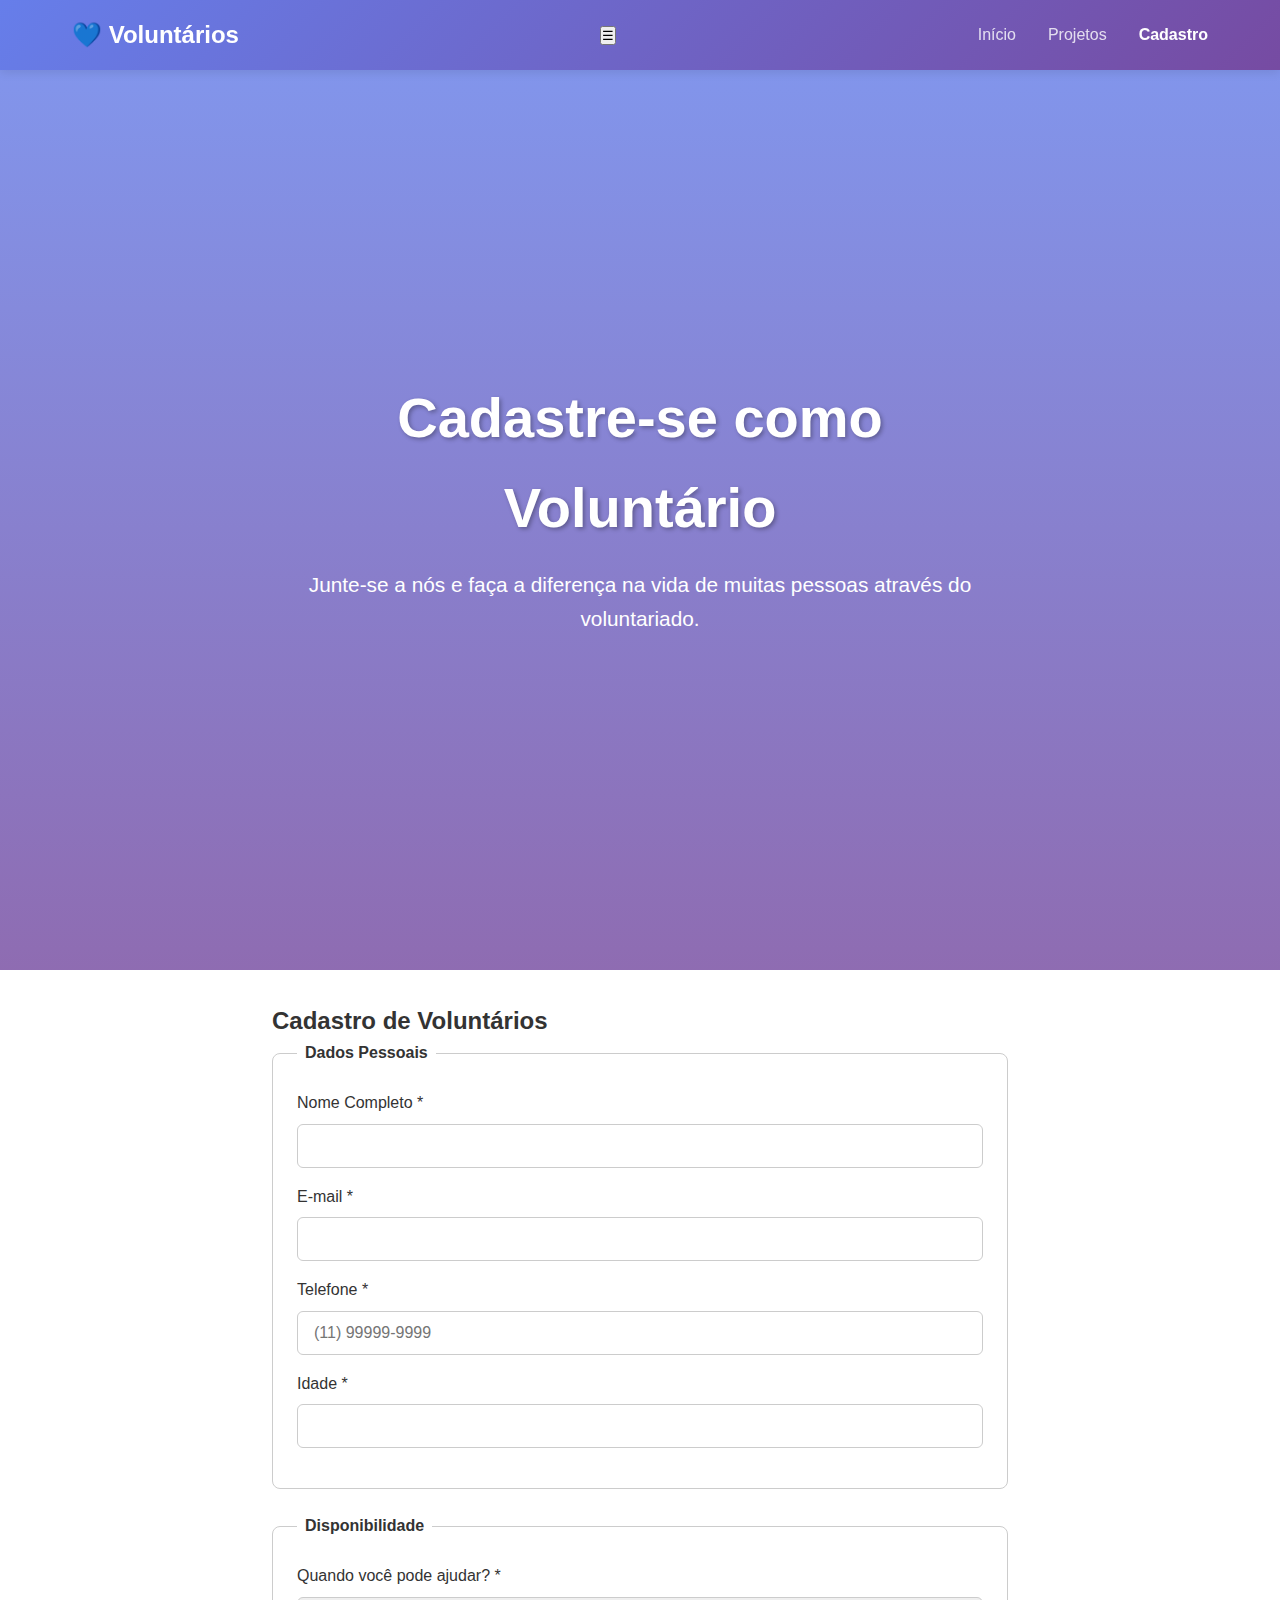
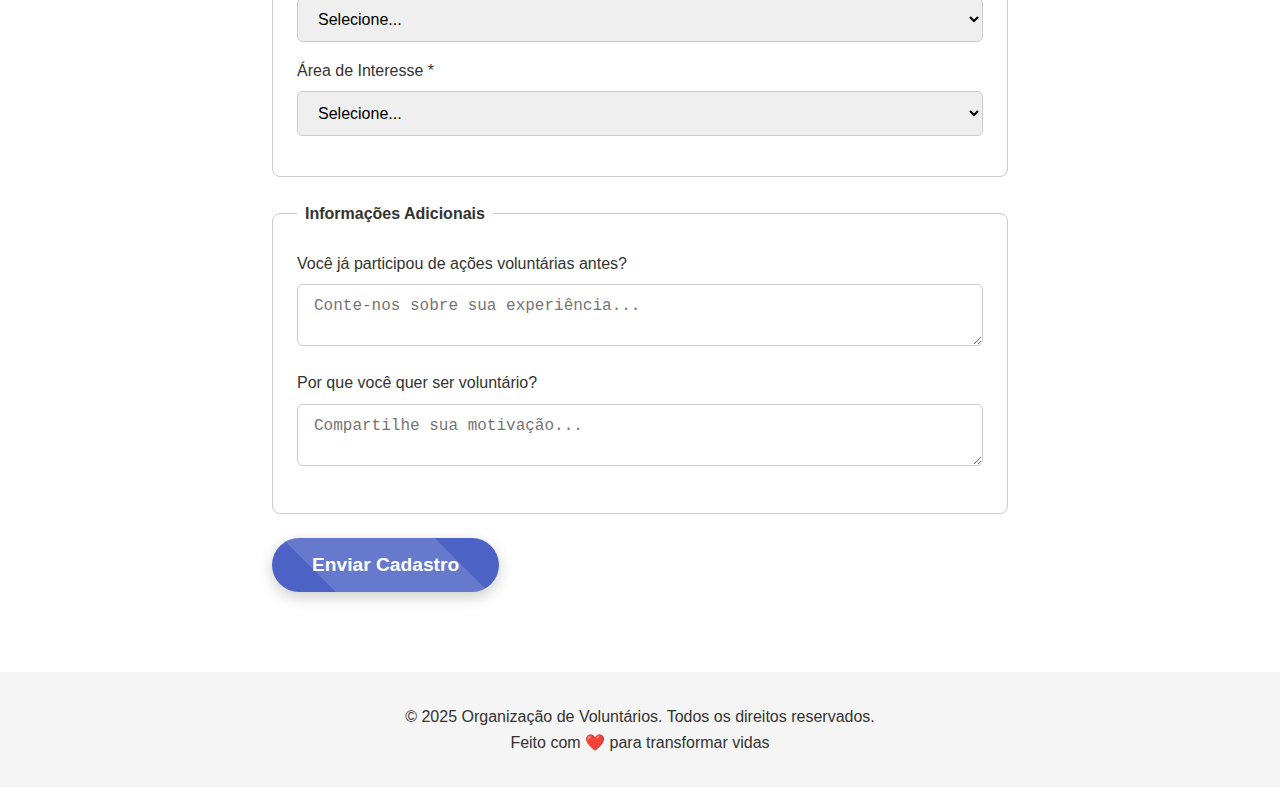
<file: cadastro.html>
<!DOCTYPE html>
<html lang="pt-BR">
<head>
    <meta charset="UTF-8">
    <meta name="viewport" content="width=device-width, initial-scale=1.0">
    <title>Cadastro de Voluntários</title>
    <link rel="stylesheet" href="style.css">
</head>
<body>
    <!-- Header -->
    <header>
        <nav>
           <div class="logo">&#128153; Voluntários</div>
            <button class="menu-toggle" onclick="toggleMenu()">☰</button>
            <ul id="navMenu">
                <li><a href="index.html">Início</a></li>
                <li><a href="projeto.html">Projetos</a></li>
                <li><a href="cadastro.html" class="active">Cadastro</a></li>
            </ul>
        </nav>
    </header>

   
    <section class="hero hero-cadastro">
        <div class="hero-content">
            <h1>Cadastre-se como Voluntário</h1>
            <p>Junte-se a nós e faça a diferença na vida de muitas pessoas através do voluntariado.</p>
        </div>
    </section>

    <!-- Formulário de Cadastro -->
    <main>
        <section class="signup-section">
            <h2>Cadastro de Voluntários</h2>
          <div class="success-message" id="successMessage">
                ✅ Cadastro realizado com sucesso! Entraremos em contato em breve.
            </div>
            <form id="volunteerForm" onsubmit="handleSubmit(event)">
                <fieldset>
                    <legend>Dados Pessoais</legend>
                    <div class="form-group">
                        <label for="nome">Nome Completo *</label>
                        <input type="text" id="nome" name="nome" required>
                    </div>
                    <div class="form-group">
                        <label for="email">E-mail *</label>
                        <input type="email" id="email" name="email" required>
                    </div>
                    <div class="form-group">
                        <label for="telefone">Telefone *</label>
                        <input type="tel" id="telefone" name="telefone" placeholder="(11) 99999-9999" required>
                    </div>
                    <div class="form-group">
                        <label for="idade">Idade *</label>
                        <input type="number" id="idade" name="idade" min="16" max="100" required>
                    </div>
                </fieldset>

                <fieldset>
                    <legend>Disponibilidade</legend>
                    <div class="form-group">
                        <label for="disponibilidade">Quando você pode ajudar? *</label>
                        <select id="disponibilidade" name="disponibilidade" required>
                            <option value="">Selecione...</option>
                            <option value="fins-de-semana">Fins de semana</option>
                            <option value="dias-uteis">Dias úteis</option>
                            <option value="flexivel">Horário flexível</option>
                            <option value="pontual">Ações pontuais</option>
                        </select>
                    </div>
                    <div class="form-group">
                        <label for="area-interesse">Área de Interesse *</label>
                        <select id="area-interesse" name="area-interesse" required>
                            <option value="">Selecione...</option>
                            <option value="distribuicao-alimentos">Distribuição de Alimentos</option>
                            <option value="educacao">Educação e Capacitação</option>
                            <option value="saude">Apoio à Saúde</option>
                            <option value="administrativo">Apoio Administrativo</option>
                            <option value="qualquer">Qualquer área</option>
                        </select>
                    </div>
                </fieldset>

                <fieldset>
                    <legend>Informações Adicionais</legend>
                    <div class="form-group">
                        <label for="experiencia">Você já participou de ações voluntárias antes?</label>
                        <textarea id="experiencia" name="experiencia" placeholder="Conte-nos sobre sua experiência..."></textarea>
                    </div>
                    <div class="form-group">
                        <label for="motivacao">Por que você quer ser voluntário?</label>
                        <textarea id="motivacao" name="motivacao" placeholder="Compartilhe sua motivação..."></textarea>
                    </div>
                </fieldset>

                <button type="submit" class="btn-primary">Enviar Cadastro</button>
            </form>
           
        </section>
    </main>

    <!-- Footer -->
    <footer>
        <p>&copy; 2025 Organização de Voluntários. Todos os direitos reservados.</p>
    <p>Feito com &#10084;&#65039; para transformar vidas</p>
    </footer>

    <script src="script.js"></script>
</body>
</html>
</file>
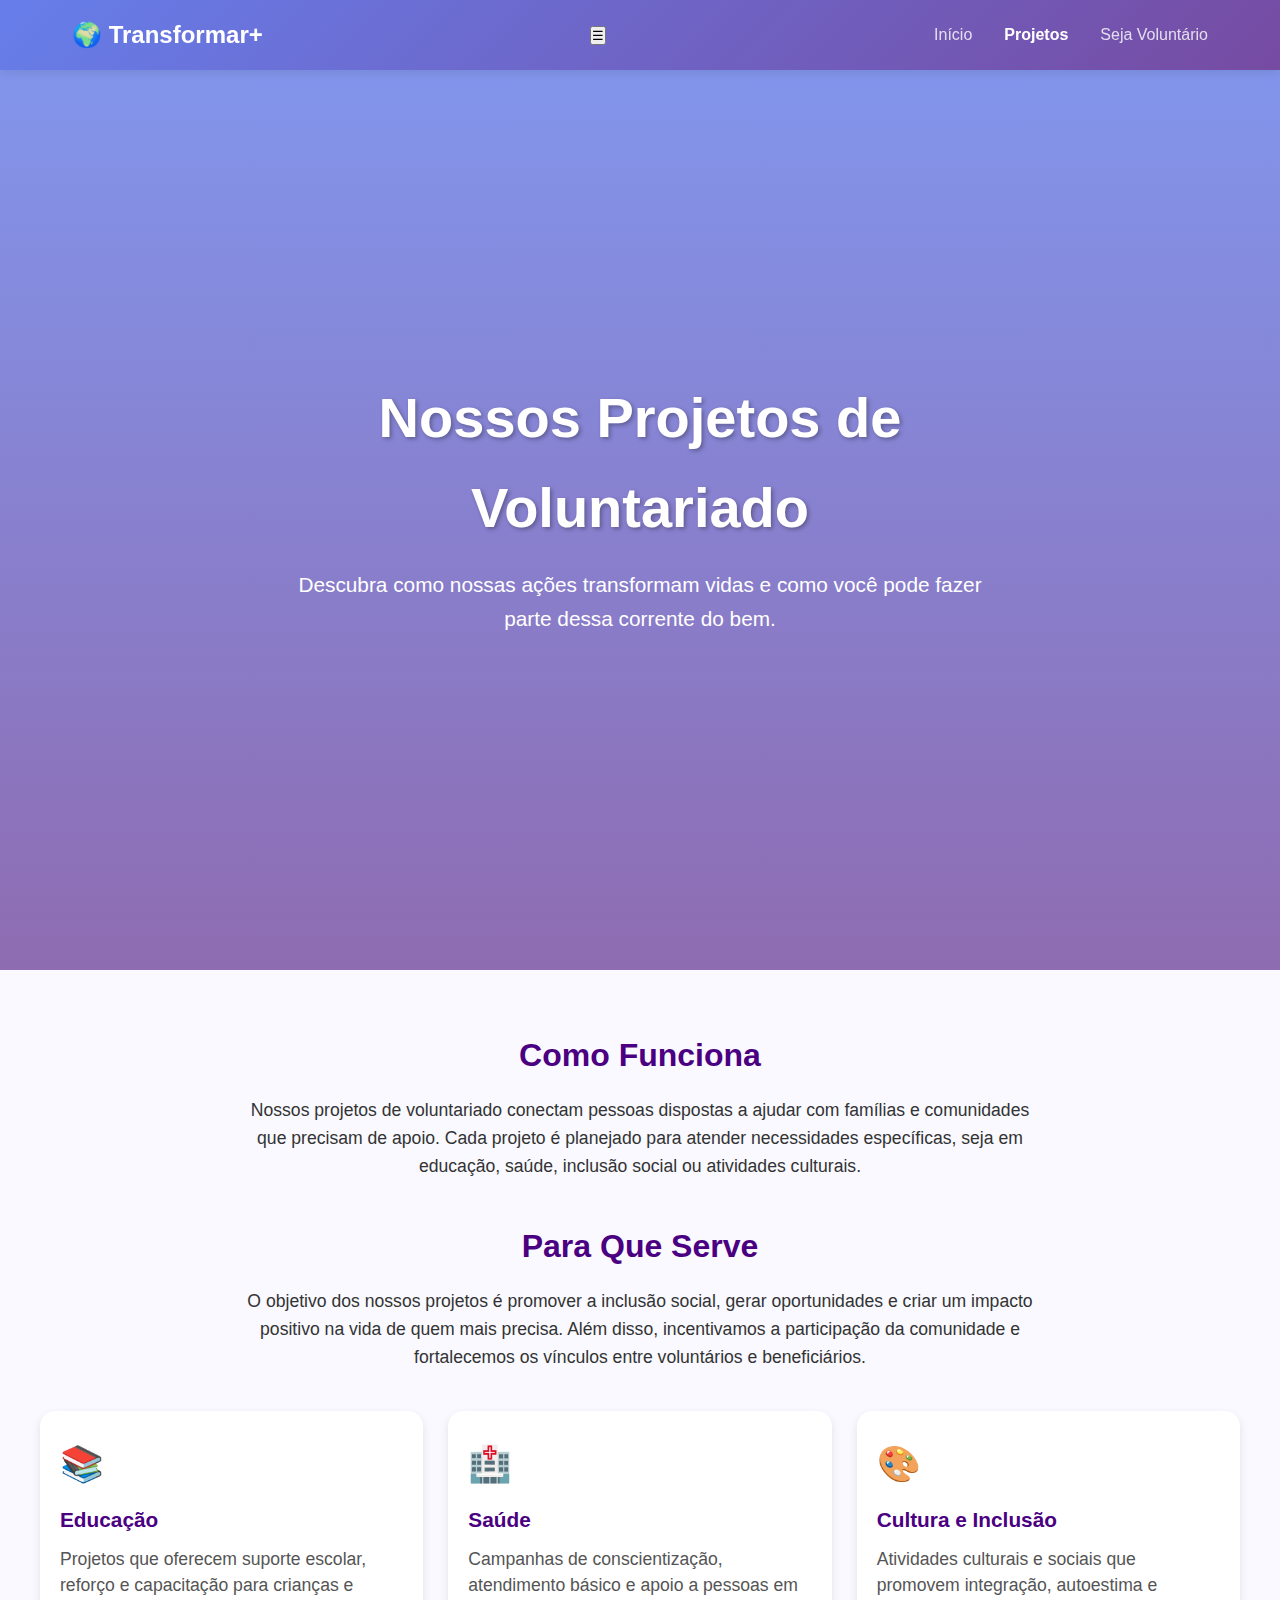
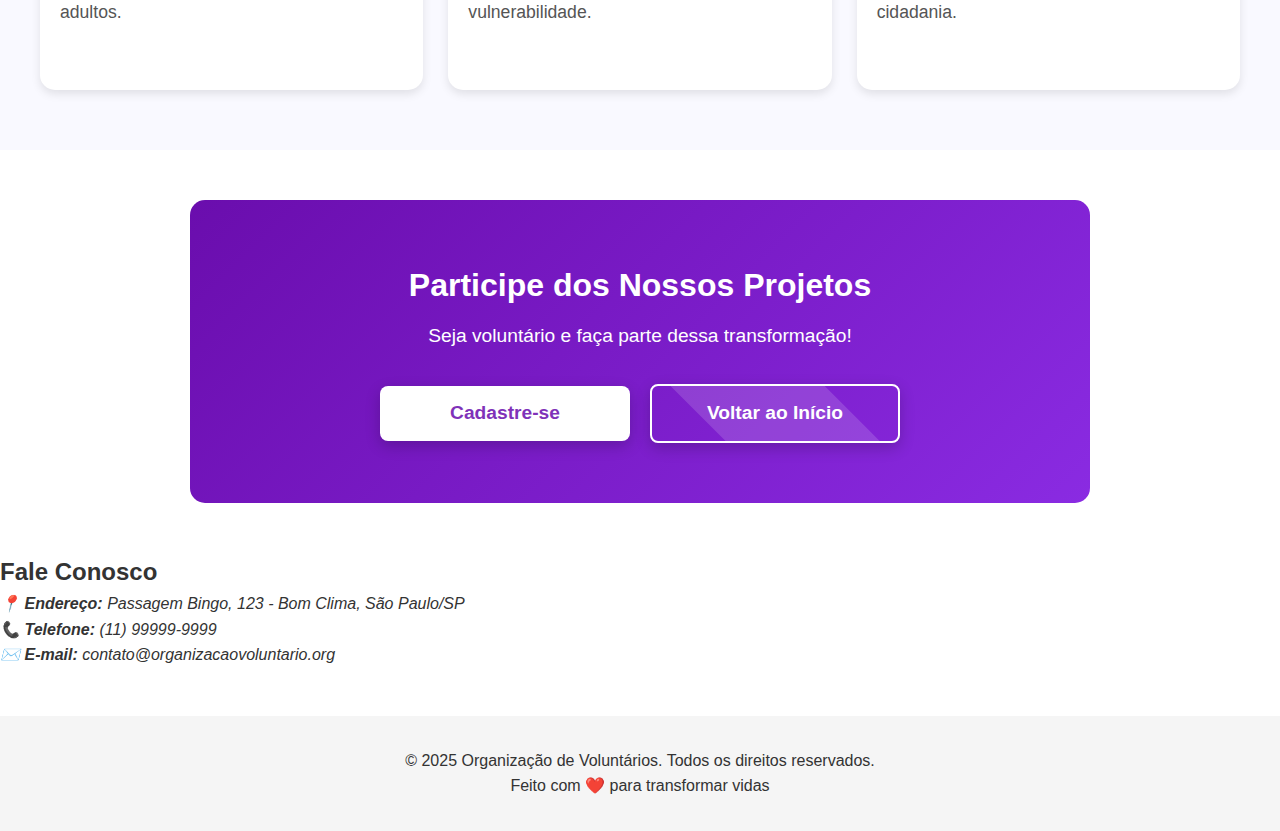
<file: projeto.html>
<!DOCTYPE html>
<html lang="pt-BR">
<head>
    <meta charset="UTF-8">
    <meta name="viewport" content="width=device-width, initial-scale=1.0">
    <title>Projetos de Voluntariado</title>
    <link rel="stylesheet" href="style.css">
</head>
<body>
    <meta name="viewport" content="width=device-width, initial-scale=1.0">
    <title>Projetos de Voluntariado</title>

    <!-- ✅ CSS embutido corretamente -->
    <style>
        /* === SEÇÃO SOBRE === */
        .about {
            background-color: #f9f9ff;
            padding: 60px 20px;
            text-align: center;
        }

        .about h2 {
            color: #4b0082;
            margin-bottom: 15px;
            font-size: 2rem;
        }

        .about p {
            max-width: 800px;
            margin: 0 auto 40px;
            font-size: 1.1rem;
            color: #333;
        }

        /* === CARDS DE IMPACTO === */
        .impact-cards {
            display: grid;
            grid-template-columns: repeat(auto-fit, minmax(280px, 1fr));
            gap: 25px;
            margin-top: 30px;
            padding: 0 20px;
        }

        .card {
            background-color: white;
            border-radius: 15px;
            padding: 25px 20px;
            box-shadow: 0 4px 10px rgba(0,0,0,0.1);
            transition: transform 0.2s ease, box-shadow 0.2s ease;
            text-align: left;
        }

        .card:hover {
            transform: translateY(-6px);
            box-shadow: 0 6px 14px rgba(0,0,0,0.15);
        }

        .card-icon {
            font-size: 2.2rem;
            margin-bottom: 10px;
        }

        .card h3 {
            color: #4b0082;
            margin-bottom: 10px;
            font-size: 1.3rem;
        }

        .card p {
            color: #555;
            line-height: 1.5;
        }

        /* === SEÇÃO CTA === */
        .cta {
            background: linear-gradient(135deg, #6a0dad, #8a2be2);
            color: white;
            padding: 60px 20px;
            text-align: center;
            border-radius: 15px;
            margin: 50px auto;
            max-width: 900px;
        }

        .cta h2 {
            font-size: 2rem;
            margin-bottom: 10px;
        }

        .cta p {
            font-size: 1.2rem;
            margin-bottom: 25px;
        }

        .cta-buttons {
            display: flex;
            justify-content: center;
            flex-wrap: wrap;
            gap: 20px;
        }

        .btn-primary, .btn-secondary {
            padding: 12px 25px;
            border-radius: 8px;
            text-decoration: none;
            font-weight: 600;
            transition: background 0.3s ease, transform 0.2s ease;
        }

        .btn-primary {
            background-color: #fff;
            color: #6a0dad;
        }

        .btn-secondary {
            background-color: transparent;
            border: 2px solid #fff;
            color: #fff;
        }

        .btn-primary:hover {
            background-color: #eee;
            transform: scale(1.05);
        }

        .btn-secondary:hover {
            background-color: #fff;
            color: #6a0dad;
            transform: scale(1.05);
        }
    </style>
</head>

<body>
    <!-- Header -->
    <header>
        <nav>
            <div class="logo">&#127757; Transformar+</div>
            <button class="menu-toggle" onclick="toggleMenu()">☰</button>
            <ul id="navMenu">
                <li><a href="index.html">Início</a></li>
                <li><a href="projeto.html" class="active">Projetos</a></li>
                <li><a href="cadastro.html">Seja Voluntário</a></li>
            </ul>
        </nav>
    </header>

    <!-- Hero Section -->
    <section class="hero">
        <div class="hero-content">
            <h1>Nossos Projetos de Voluntariado</h1>
            <p>Descubra como nossas ações transformam vidas e como você pode fazer parte dessa corrente do bem.</p>
        </div>
    </section>

    <!-- Sobre o Projeto -->
    <section class="about">
        <h2>Como Funciona</h2>
        <p>Nossos projetos de voluntariado conectam pessoas dispostas a ajudar com famílias e comunidades que precisam de apoio. Cada projeto é planejado para atender necessidades específicas, seja em educação, saúde, inclusão social ou atividades culturais.</p>

        <h2>Para Que Serve</h2>
        <p>O objetivo dos nossos projetos é promover a inclusão social, gerar oportunidades e criar um impacto positivo na vida de quem mais precisa. Além disso, incentivamos a participação da comunidade e fortalecemos os vínculos entre voluntários e beneficiários.</p>

        <div class="impact-cards">
            <div class="card">
                <div class="card-icon">📚</div>
                <h3>Educação</h3>
                <p>Projetos que oferecem suporte escolar, reforço e capacitação para crianças e adultos.</p>
            </div>
            <div class="card">
                <div class="card-icon">🏥</div>
                <h3>Saúde</h3>
                <p>Campanhas de conscientização, atendimento básico e apoio a pessoas em vulnerabilidade.</p>
            </div>
            <div class="card">
                <div class="card-icon">🎨</div>
                <h3>Cultura e Inclusão</h3>
                <p>Atividades culturais e sociais que promovem integração, autoestima e cidadania.</p>
            </div>
        </div>
    </section>

    <!-- Call to Action -->
    <section class="cta">
        <div class="cta-content">
            <h2>Participe dos Nossos Projetos</h2>
            <p>Seja voluntário e faça parte dessa transformação!</p>
            <div class="cta-buttons">
                <a href="cadastro.html" class="btn-primary">Cadastre-se</a>
                <a href="index.html" class="btn-secondary">Voltar ao Início</a>
            </div>
        </div>
    </section>

    <!-- Contato -->
    <section class="contact">
        <h2>Fale Conosco</h2>
        <address>
            <p>📍 <strong>Endereço:</strong> Passagem Bingo, 123 - Bom Clima, São Paulo/SP</p>
            <p>📞 <strong>Telefone:</strong> (11) 99999-9999</p>
            <p>✉️ <strong>E-mail:</strong> contato@organizacaovoluntario.org</p>
        </address>
    </section>

    <!-- Footer -->
    <footer>
        <p>&copy; 2025 Organização de Voluntários. Todos os direitos reservados.</p>
        <p>Feito com ❤️ para transformar vidas</p>
    </footer>

    <script src="script.js"></script>
</body>
</html>
</file>
<file: style.css>
* {
    margin: 0;
    padding: 0;
    box-sizing: border-box;
}


body {
    font-family: 'Segoe UI', Tahoma, Geneva, Verdana, sans-serif;
    line-height: 1.6;
    color: #333;
}


/* ==========================
   Header e Navegação
   ========================== */
header {
    background: linear-gradient(135deg, #667eea 0%, #764ba2 100%);
    color: white;
    padding: 1rem 0;
    position: fixed;
    width: 100%;
    top: 0;
    z-index: 1000;
    box-shadow: 0 2px 10px rgba(0,0,0,0.1);
}


nav {
    max-width: 1200px;
    margin: 0 auto;
    display: flex;
    justify-content: space-between;
    align-items: center;
    padding: 0 2rem;
}


.logo {
    font-size: 1.5rem;
    font-weight: bold;
}


nav ul {
    display: flex;
    list-style: none;
    gap: 2rem;
}


nav a {
    color: white;
    text-decoration: none;
    transition: opacity 0.3s;
    font-weight: 500;
}


nav a:hover,
nav a.active {
    opacity: 1;
    font-weight: bold;
}


nav a {
    opacity: 0.8;
}


/* ==========================
   Hero Section - Index
   ========================== */
.hero {
    background: linear-gradient(rgba(102, 126, 234, 0.8), rgba(118, 75, 162, 0.8)),
                url('data:image/svg+xml,<svg xmlns="http://www.w3.org/2000/svg" viewBox="0 0 1200 600"><rect fill="%23f0f0f0" width="1200" height="600"/></svg>');
    background-size: cover;
    background-position: center;
    height: 100vh;
    display: flex;
    align-items: center;
    justify-content: center;
    text-align: center;
    color: white;
    margin-top: 70px;
}


.hero-page {
    background: linear-gradient(135deg, #667eea 0%, #764ba2 100%);
    padding: 8rem 2rem 4rem;
    text-align: center;
    color: white;
    margin-top: 70px;
}


.hero-content, .signup-section {
    max-width: 800px;
    margin: 0 auto;
    padding: 2rem;
    animation: fadeInUp 1s ease-out;
}


.hero h1,
.hero-page h1 {
    font-size: 3.5rem;
    margin-bottom: 1rem;
    text-shadow: 2px 2px 4px rgba(0,0,0,0.3);
}


.hero p,
.hero-page p {
    font-size: 1.3rem;
    margin-bottom: 2rem;
}



.cta-buttons {
    display: flex;
    flex-direction: row; /* lado a lado */
    gap: 1.5rem; /* espaço entre os botões */
    justify-content: center; /* centraliza horizontalmente */
    align-items: center;
    flex-wrap: wrap; /* quebra em telas pequenas */
    margin-top: 2rem;
}


.btn-primary, .btn-secondary {
    flex: 1 1 200px; /* largura mínima 200px, cresce se houver espaço */
    max-width: 250px; /* não fique muito largo */
    padding: 1rem 2.5rem;
    font-size: 1.2rem;
    font-weight: bold;
    border-radius: 50px;
    border: none;
    cursor: pointer;
    transition: all 0.3s ease;
    box-shadow: 0 5px 15px rgba(0,0,0,0.2);
    position: relative;
    overflow: hidden;
    text-align: center;
}


.btn-primary {
    background: #4c62c4;
    color: white;
}


.btn-secondary {
    background: #5f2c92;
    color: white;
}


.btn-primary:hover, .btn-secondary:hover {
    transform: translateY(-3px) scale(1.05);
    box-shadow: 0 10px 25px rgba(0,0,0,0.3);
}


.btn-primary::after, .btn-secondary::after {
    content: '';
    position: absolute;
    top: -50%;
    left: -50%;
    width: 200%;
    height: 200%;
    background: rgba(255,255,255,0.15);
    transform: rotate(45deg);
    transition: all 0.5s ease;
}


.btn-primary:hover::after, .btn-secondary:hover::after {
    top: -20%;
    left: -20%;
}



form fieldset {
    border: 1px solid #ccc;
    border-radius: 8px;
    padding: 1.5rem;
    margin-bottom: 1.5rem;
}


form legend {
    font-weight: bold;
    padding: 0 0.5rem;
}


.form-group {
    margin-bottom: 1rem;
}


.form-group label {
    display: block;
    margin-bottom: 0.5rem;
    font-weight: 500;
}


.form-group input,
.form-group select,
.form-group textarea {
    width: 100%;
    padding: 0.75rem 1rem;
    border-radius: 6px;
    border: 1px solid #ccc;
    font-size: 1rem;
}


.success-message {
    display: none; 
    margin-bottom: 1rem;
    color: green;
    font-weight: bold;
    text-align: center;
}


footer {
    text-align: center;
    padding: 2rem;
    background: #f5f5f5;
    margin-top: 3rem;
}
</file>
